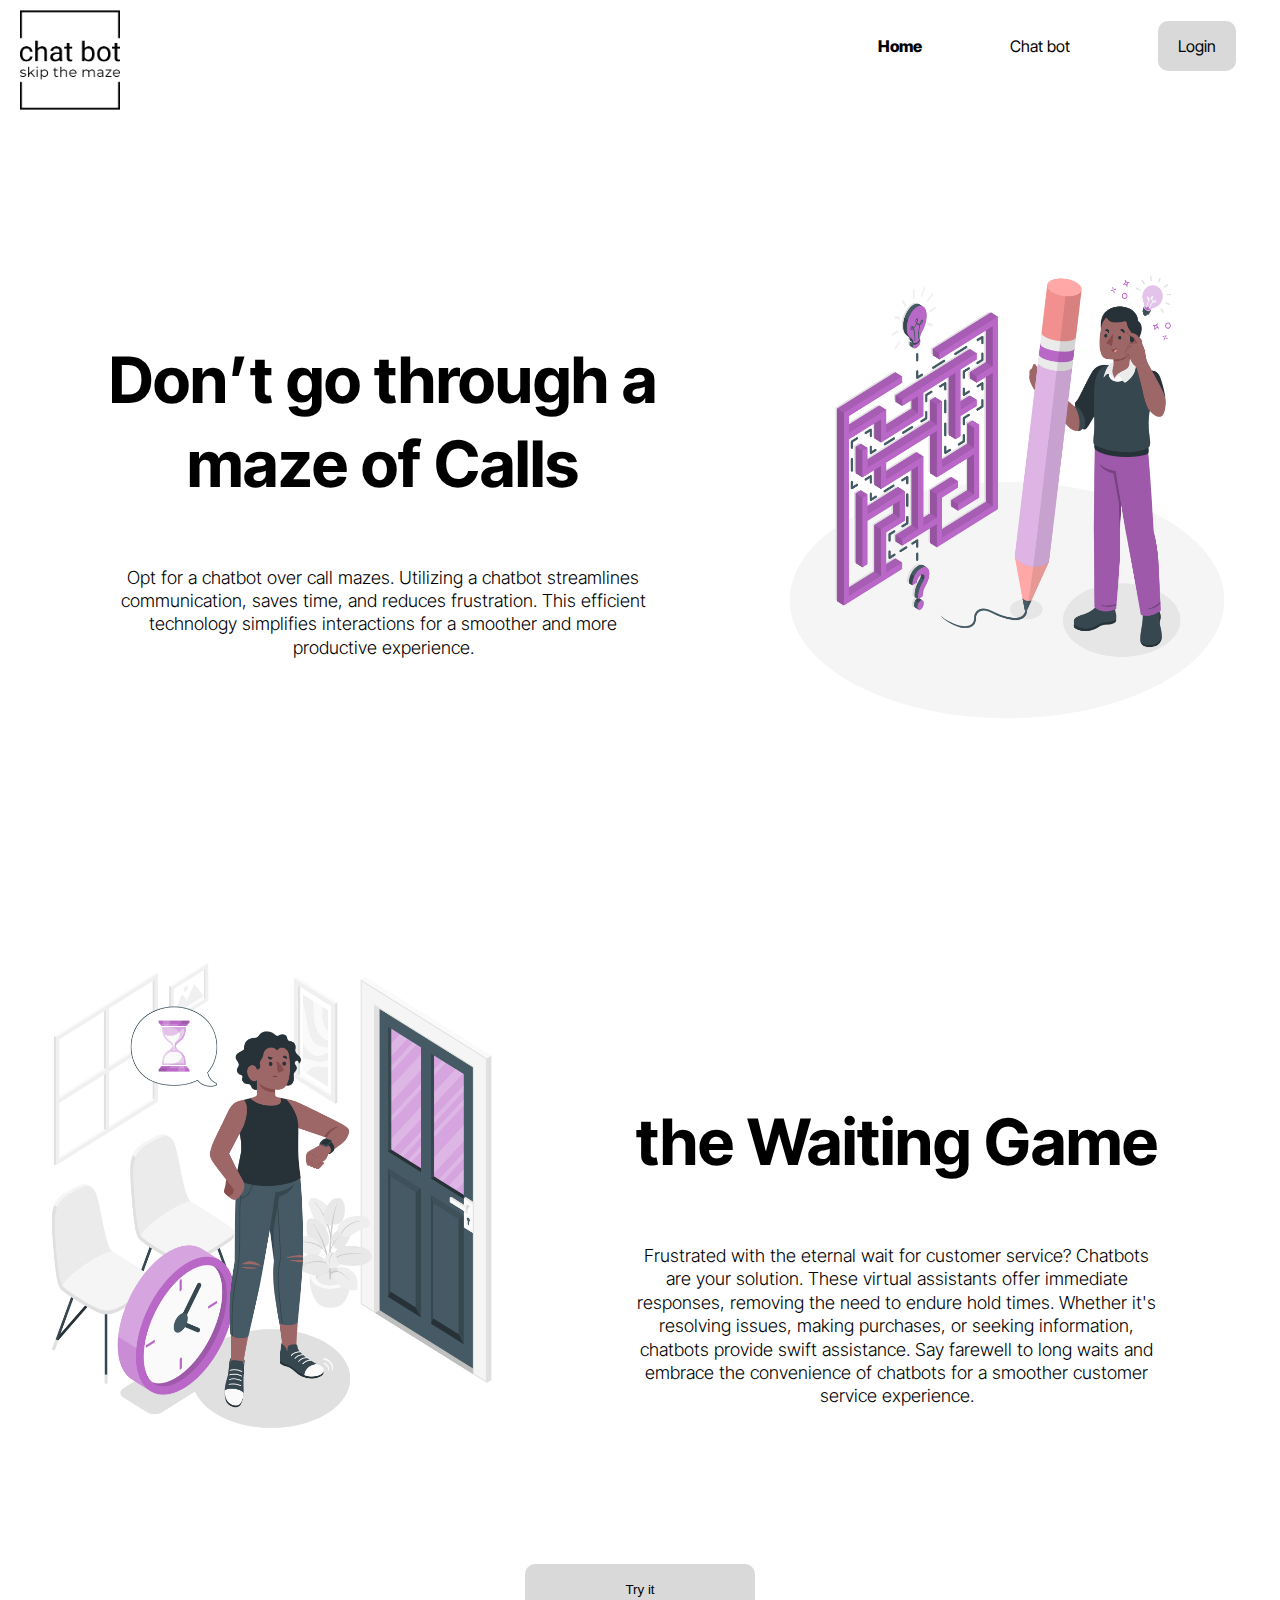
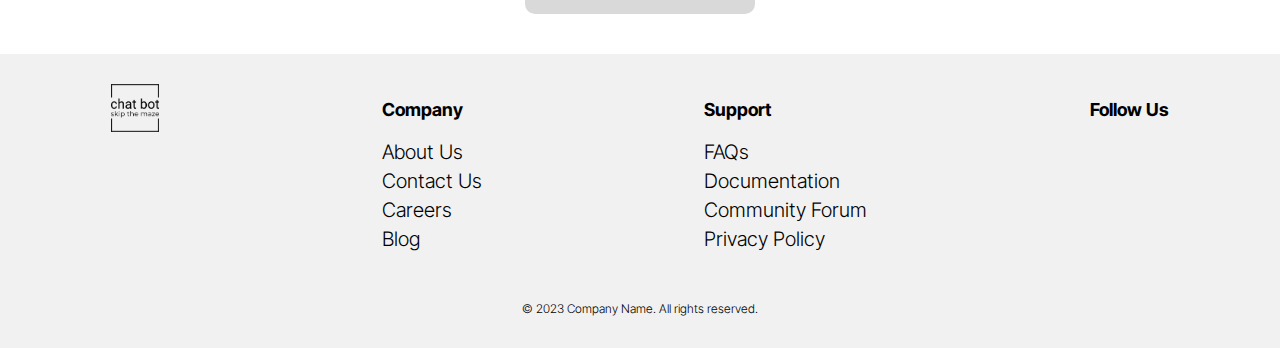
<file: index.html>
<!DOCTYPE html>
<html >
<head><meta charset="utf-8">
<meta name="viewport" content="width=device-width, initial-scale=1">
<link rel="preload" as="fetch" crossorigin="anonymous" href="/_payload.json">
<style>nav[data-v-199c9cc5]{background-color:#fff;font-family:Inter Tight,sans-serif;justify-content:space-between}nav[data-v-199c9cc5],ul[data-v-199c9cc5]{display:flex}ul[data-v-199c9cc5]{align-items:center;justify-content:space-evenly}li[data-v-199c9cc5]{list-style:none;margin:10px 30px}.navlinks ul li[data-v-199c9cc5]{display:inline-block;list-style:none;padding:10px 14px;position:relative}.navlinks ul li NuxtLink[data-v-199c9cc5]{color:#000;font-size:13px;padding:10px;text-decoration:none}.navlinks ul li[data-v-199c9cc5]:after{background-color:#000;content:"";display:block;height:2px;margin:auto;transition:.05s;width:0}.navlinks ul li[data-v-199c9cc5]:hover:after{width:100%}.robot-img[data-v-199c9cc5]{height:100px;margin:10px 20px;width:100px}.chat-link[data-v-199c9cc5],.home-link[data-v-199c9cc5]{color:#000;text-decoration:none}.chat-link[data-v-199c9cc5]{background-color:#d9d9d9;border-radius:10px;padding:15px 20px}nav .chat-link[data-v-199c9cc5]:hover{background-color:#ad61ba;color:#fff;transition:.3s}.indecation[data-v-199c9cc5]{display:flex;justify-content:center;width:100%}.router-link-exact-active[data-v-199c9cc5]{font-weight:800}</style>
<style>.main[data-v-e3e80bde]::-webkit-scrollbar{width:10px}.main[data-v-e3e80bde]::-webkit-scrollbar-track{background:#d9d9d9}.main[data-v-e3e80bde]::-webkit-scrollbar-thumb{background:#ad61ba}.main[data-v-e3e80bde]{background-color:#fff;background-position:50%;background-repeat:no-repeat;background-size:cover;color:#000;flex-direction:column;font-family:Inter Tight,sans-serif;font-size:20px;font-style:normal;font-weight:300;line-height:normal}.main[data-v-e3e80bde],.section[data-v-e3e80bde]{align-items:center;display:flex}.section[data-v-e3e80bde]{height:80vh;justify-content:space-evenly;width:100%}.info[data-v-e3e80bde]{align-items:center;display:flex;flex-direction:column;justify-content:center;width:700px}.section h1[data-v-e3e80bde]{font-size:64px}.section h1[data-v-e3e80bde],.section p[data-v-e3e80bde]{letter-spacing:.5%;line-height:1.3;text-align:center}.section p[data-v-e3e80bde]{font-size:18px}.topic-info[data-v-e3e80bde]{height:125px;width:525px}.illustration img[data-v-e3e80bde]{height:520px;width:480px}button[data-v-e3e80bde]{background-color:#d9d9d9;border:none;border-radius:10px;color:#000;height:50px;margin-bottom:40px;outline:none;width:230px}.main button[data-v-e3e80bde]:hover{background-color:#ad61ba;color:#fff;transition:.3s}footer[data-v-e3e80bde]{background-color:#f1f1f1;padding:20px 0;text-align:center;width:100%}.footer-container[data-v-e3e80bde]{display:flex;flex-wrap:wrap;justify-content:space-around}.footer-column[data-v-e3e80bde]{margin:10px;text-align:left}.footer-column h2[data-v-e3e80bde]{font-size:18px;margin-bottom:10px}.footer-column ul[data-v-e3e80bde]{list-style:none;padding:0}.footer-column li[data-v-e3e80bde]{margin-bottom:5px}.footer-column a[data-v-e3e80bde]{color:#000;text-decoration:none}.footer-column a[data-v-e3e80bde]:hover{color:#ad61ba}.footer-column img[data-v-e3e80bde]{height:48px;width:48px}.social-media[data-v-e3e80bde]{display:flex;justify-content:space-between}.social-media li[data-v-e3e80bde]{margin:0 5px}.social-media a[data-v-e3e80bde]{color:#000}.social-media a[data-v-e3e80bde]:hover{color:#ad61ba}.copyright[data-v-e3e80bde]{font-size:12px;margin-top:20px;text-align:center}</style>
<style>body{margin:0}.robot-img{height:32;width:32}</style>
<link rel="modulepreload" as="script" crossorigin href="/_nuxt/entry.955e0bfc.js">
<link rel="modulepreload" as="script" crossorigin href="/_nuxt/default.dbcd8376.js">
<link rel="modulepreload" as="script" crossorigin href="/_nuxt/nuxt-link.53cf0ee6.js">
<link rel="modulepreload" as="script" crossorigin href="/_nuxt/chat-bot-high-resolution-logo-black-transparent.eb6105c8.js">
<link rel="modulepreload" as="script" crossorigin href="/_nuxt/index.d84edb39.js">
<link rel="prefetch" as="script" crossorigin href="/_nuxt/error-404.809f545c.js">
<link rel="prefetch" as="script" crossorigin href="/_nuxt/vue.f36acd1f.e4cf8775.js">
<link rel="prefetch" as="script" crossorigin href="/_nuxt/error-500.7050928a.js">
<link rel="prefetch" as="image" type="image/png" href="/_nuxt/chat-bot-high-resolution-logo-black-transparent.89e6d8a2.png">
<link rel="prefetch" as="image" type="image/png" href="/_nuxt/Problem solving-amico.65e0ced7.png">
<link rel="prefetch" as="image" type="image/png" href="/_nuxt/Waiting-amico.b90dcbe9.png">
<script type="module" src="/_nuxt/entry.955e0bfc.js" crossorigin></script></head>
<body ><div id="__nuxt"><!--[--><header data-v-199c9cc5><nav data-v-199c9cc5><a aria-current="page" href="/" class="router-link-active router-link-exact-active" data-v-199c9cc5><img src="/_nuxt/chat-bot-high-resolution-logo-black-transparent.89e6d8a2.png" alt class="robot-img" data-v-199c9cc5></a><div class="navlinks" data-v-199c9cc5><ul data-v-199c9cc5><li data-v-199c9cc5><a aria-current="page" href="/" class="router-link-active router-link-exact-active home-link" data-v-199c9cc5>Home</a></li><li data-v-199c9cc5><a href="/chat" class="home-link" data-v-199c9cc5>Chat bot</a></li><li class="chat-hover" data-v-199c9cc5><a href="/login" class="chat-link" data-v-199c9cc5>Login</a></li></ul></div></nav></header><div data-v-199c9cc5><!--[--><div class="main" data-v-e3e80bde><section class="section" data-v-e3e80bde><div class="info" data-v-e3e80bde><h1 data-v-e3e80bde>Don’t go through a maze of Calls</h1><div class="topic-info" data-v-e3e80bde><p data-v-e3e80bde>Opt for a chatbot over call mazes. Utilizing a chatbot streamlines communication, saves time, and reduces frustration. This efficient technology simplifies interactions for a smoother and more productive experience.</p></div></div><div class="illustration" data-v-e3e80bde><img src="/_nuxt/Problem solving-amico.65e0ced7.png" alt="" data-v-e3e80bde></div></section><section class="section" data-v-e3e80bde><div class="illustration" data-v-e3e80bde><img src="/_nuxt/Waiting-amico.b90dcbe9.png" alt="" data-v-e3e80bde></div><div class="info" data-v-e3e80bde><h1 data-v-e3e80bde>the Waiting Game</h1><div class="topic-info" data-v-e3e80bde><p data-v-e3e80bde>Frustrated with the eternal wait for customer service? Chatbots are your solution. These virtual assistants offer immediate responses, removing the need to endure hold times. Whether it&#39;s resolving issues, making purchases, or seeking information, chatbots provide swift assistance. Say farewell to long waits and embrace the convenience of chatbots for a smoother customer service experience.</p></div></div></section><button to="/chat" data-v-e3e80bde>Try it</button><footer data-v-e3e80bde><div class="footer-container" data-v-e3e80bde><div class="footer-column" data-v-e3e80bde><img class="logo" src="/_nuxt/chat-bot-high-resolution-logo-black-transparent.89e6d8a2.png" alt="Logo" data-v-e3e80bde><p data-v-e3e80bde></p></div><div class="footer-column" data-v-e3e80bde><h2 data-v-e3e80bde>Company</h2><ul data-v-e3e80bde><li data-v-e3e80bde><a href="#" data-v-e3e80bde>About Us</a></li><li data-v-e3e80bde><a href="#" data-v-e3e80bde>Contact Us</a></li><li data-v-e3e80bde><a href="#" data-v-e3e80bde>Careers</a></li><li data-v-e3e80bde><a href="#" data-v-e3e80bde>Blog</a></li></ul></div><div class="footer-column" data-v-e3e80bde><h2 data-v-e3e80bde>Support</h2><ul data-v-e3e80bde><li data-v-e3e80bde><a href="#" data-v-e3e80bde>FAQs</a></li><li data-v-e3e80bde><a href="#" data-v-e3e80bde>Documentation</a></li><li data-v-e3e80bde><a href="#" data-v-e3e80bde>Community Forum</a></li><li data-v-e3e80bde><a href="#" data-v-e3e80bde>Privacy Policy</a></li></ul></div><div class="footer-column" data-v-e3e80bde><h2 data-v-e3e80bde>Follow Us</h2><ul class="social-media" data-v-e3e80bde><li data-v-e3e80bde><a href="#" data-v-e3e80bde><i class="fa fa-facebook" data-v-e3e80bde></i></a></li><li data-v-e3e80bde><a href="#" data-v-e3e80bde><i class="fa fa-twitter" data-v-e3e80bde></i></a></li><li data-v-e3e80bde><a href="#" data-v-e3e80bde><i class="fa fa-linkedin" data-v-e3e80bde></i></a></li><li data-v-e3e80bde><a href="#" data-v-e3e80bde><i class="fa fa-instagram" data-v-e3e80bde></i></a></li></ul></div></div><div class="copyright" data-v-e3e80bde><p data-v-e3e80bde>© 2023 Company Name. All rights reserved.</p></div></footer></div><!--]--></div><!--]--></div><script type="application/json" id="__NUXT_DATA__" data-ssr="true" data-src="/_payload.json">[{"state":1,"_errors":3,"serverRendered":5,"path":6,"pinia":7,"prerenderedAt":44},["Reactive",2],{},["Reactive",4],{},true,"/",["Reactive",8],{"auth":9,"service:users":16},{"error":10,"isInitDone":12,"isAuthenticated":13,"loginRedirect":15},["EmptyRef",11],"null",["Ref",5],["EmptyRef",14],"false",["EmptyRef",11],{"itemsById":17,"tempsById":18,"clonesById":19,"pagination":20,"isPending":23,"createPendingById":27,"updatePendingById":30,"patchPendingById":33,"removePendingById":36,"eventLocks":39},{},{},{},["Ref",21],["Reactive",22],{},["Ref",24],["Reactive",25],{"find":26,"count":26,"get":26,"create":26,"update":26,"patch":26,"remove":26},0,["Ref",28],["Reactive",29],{},["Ref",31],["Reactive",32],{},["Ref",34],["Reactive",35],{},["Ref",37],["Reactive",38],{},{"created":40,"patched":41,"updated":42,"removed":43},{},{},{},{},1707333014202]</script>
<script>window.__NUXT__={};window.__NUXT__.config={public:{},app:{baseURL:"/",buildAssetsDir:"/_nuxt/",cdnURL:""}}</script></body>
</html>
</file>
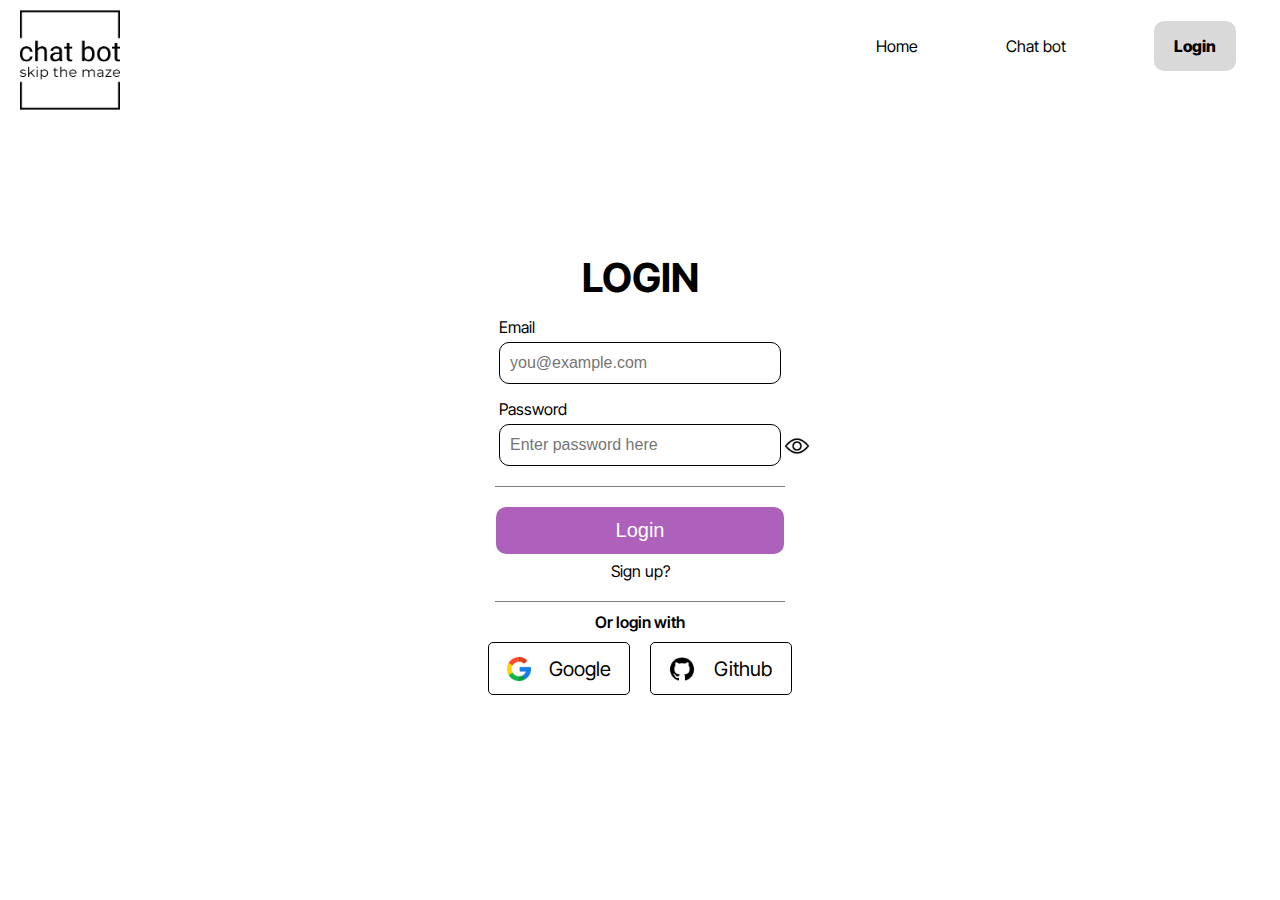
<file: login/index.html>
<!DOCTYPE html>
<html >
<head><meta charset="utf-8">
<meta name="viewport" content="width=device-width, initial-scale=1">
<link rel="preload" as="fetch" crossorigin="anonymous" href="/login/_payload.json">
<style>nav[data-v-199c9cc5]{background-color:#fff;font-family:Inter Tight,sans-serif;justify-content:space-between}nav[data-v-199c9cc5],ul[data-v-199c9cc5]{display:flex}ul[data-v-199c9cc5]{align-items:center;justify-content:space-evenly}li[data-v-199c9cc5]{list-style:none;margin:10px 30px}.navlinks ul li[data-v-199c9cc5]{display:inline-block;list-style:none;padding:10px 14px;position:relative}.navlinks ul li NuxtLink[data-v-199c9cc5]{color:#000;font-size:13px;padding:10px;text-decoration:none}.navlinks ul li[data-v-199c9cc5]:after{background-color:#000;content:"";display:block;height:2px;margin:auto;transition:.05s;width:0}.navlinks ul li[data-v-199c9cc5]:hover:after{width:100%}.robot-img[data-v-199c9cc5]{height:100px;margin:10px 20px;width:100px}.chat-link[data-v-199c9cc5],.home-link[data-v-199c9cc5]{color:#000;text-decoration:none}.chat-link[data-v-199c9cc5]{background-color:#d9d9d9;border-radius:10px;padding:15px 20px}nav .chat-link[data-v-199c9cc5]:hover{background-color:#ad61ba;color:#fff;transition:.3s}.indecation[data-v-199c9cc5]{display:flex;justify-content:center;width:100%}.router-link-exact-active[data-v-199c9cc5]{font-weight:800}</style>
<style>@import url("https://fonts.googleapis.com/css2?family=Inter+Tight:wght@100;200;300;400;500;600;700&family=Poppins:ital,wght@0,200;0,300;0,400;0,500;0,600;1,100&family=Roboto:wght@300;500&display=swap");template[data-v-8e75fab9]{box-sizing:border-box;margin:0;padding:0}.main[data-v-8e75fab9]{align-items:center;background-color:#fff;background-position:50%;background-repeat:no-repeat;background-size:cover;color:#000;font-family:Inter Tight,sans-serif;font-size:20px;font-style:normal;font-weight:300;height:80vh;line-height:normal;width:100%}.login-card[data-v-8e75fab9],.main[data-v-8e75fab9]{display:flex;justify-content:space-evenly}.login-card[data-v-8e75fab9]{background:#fff;border-radius:20px;flex-shrink:0;height:400px;width:600px}.login-contents[data-v-8e75fab9]{align-items:center;border-radius:20px;display:flex;flex-direction:column;height:360;justify-content:center;width:580px}.login-contents h1[data-v-8e75fab9]{margin:20px 0 0}.password[data-v-8e75fab9]{display:flex}.password img[data-v-8e75fab9]{cursor:pointer;height:24px;margin:10px 0 0 4px;padding:0;width:24px}#incorrect[data-v-8e75fab9]{color:#ff0000fa;font-size:14px;font-weight:500}.icon[data-v-8e75fab9]{height:24px;width:24px}.login-photo[data-v-8e75fab9]{display:flex;flex-direction:column;justify-content:space-evenly}.login-photo img[data-v-8e75fab9]{flex-shrink:0;height:358px;-o-object-fit:contain;object-fit:contain;width:475px}.login-edits h3[data-v-8e75fab9]{font-size:16px}.login-edits input[data-v-8e75fab9]{background:#fff;border:1px solid #000;border-radius:10px;color:#000;font-size:16px;height:20px;margin-left:28px;padding:10px;width:260px}.login-edits h3[data-v-8e75fab9]{font-weight:400;margin:15px 0 5px 28px}.horizontal-line[data-v-8e75fab9]{border-top:1px solid #717171e5;margin-bottom:10px;margin-top:20px;width:50%}.text[data-v-8e75fab9]{font-size:16px;font-weight:600}.login-options[data-v-8e75fab9]{align-items:center;display:flex;flex-direction:column;flex-shrink:0;justify-content:center}.login-options a[data-v-8e75fab9]{color:#000;text-decoration:none}.login-options button[data-v-8e75fab9]{background-color:#ad61ba;border:none;border-radius:10px;color:#fff;cursor:pointer;font-size:20px;margin-top:10px;padding:12px 120px}.login-options-text[data-v-8e75fab9]{cursor:pointer;font-size:16px;font-weight:400;margin-bottom:0;margin-top:7px;padding-bottom:0}.login-options :hover h4[data-v-8e75fab9]{color:#fccb12}.other-login[data-v-8e75fab9],.other-login h4[data-v-8e75fab9]{display:flex;justify-content:space-evenly}.other-login h4[data-v-8e75fab9]{font-weight:400}.login-google[data-v-8e75fab9]{align-items:center;background:hsla(0,0%,100%,.2);border:1px solid #000;border-radius:5px;cursor:pointer;display:flex;flex-shrink:0;height:51px;justify-content:space-evenly;margin:10px;width:140px}.other-login[data-v-8e75fab9] :hover{background-color:#45459df9}.login-github[data-v-8e75fab9]{align-items:center;background:hsla(0,0%,100%,.2);border:1px solid #000;border-radius:5px;cursor:pointer;display:flex;flex-shrink:0;height:51px;justify-content:space-evenly;margin:10px 10px 40px;width:140px}.login-github a[data-v-8e75fab9]{color:#000;text-decoration:none}</style>
<style>body{margin:0}.robot-img{height:32;width:32}</style>
<link rel="modulepreload" as="script" crossorigin href="/_nuxt/entry.955e0bfc.js">
<link rel="modulepreload" as="script" crossorigin href="/_nuxt/default.dbcd8376.js">
<link rel="modulepreload" as="script" crossorigin href="/_nuxt/nuxt-link.53cf0ee6.js">
<link rel="modulepreload" as="script" crossorigin href="/_nuxt/chat-bot-high-resolution-logo-black-transparent.eb6105c8.js">
<link rel="modulepreload" as="script" crossorigin href="/_nuxt/login.d79efc9d.js">
<link rel="prefetch" as="script" crossorigin href="/_nuxt/error-404.809f545c.js">
<link rel="prefetch" as="script" crossorigin href="/_nuxt/vue.f36acd1f.e4cf8775.js">
<link rel="prefetch" as="script" crossorigin href="/_nuxt/error-500.7050928a.js">
<link rel="prefetch" as="image" type="image/png" href="/_nuxt/chat-bot-high-resolution-logo-black-transparent.89e6d8a2.png">
<link rel="prefetch" as="image" type="image/png" href="/_nuxt/view.88b14f0b.png">
<link rel="prefetch" as="image" type="image/png" href="/_nuxt/hide.da346e1e.png">
<link rel="prefetch" as="image" type="image/png" href="/_nuxt/google.d65d89c2.png">
<link rel="prefetch" as="image" type="image/png" href="/_nuxt/github.746a99c7.png">
<script type="module" src="/_nuxt/entry.955e0bfc.js" crossorigin></script></head>
<body ><div id="__nuxt"><!--[--><header data-v-199c9cc5><nav data-v-199c9cc5><a href="/" class="" data-v-199c9cc5><img src="/_nuxt/chat-bot-high-resolution-logo-black-transparent.89e6d8a2.png" alt class="robot-img" data-v-199c9cc5></a><div class="navlinks" data-v-199c9cc5><ul data-v-199c9cc5><li data-v-199c9cc5><a href="/" class="home-link" data-v-199c9cc5>Home</a></li><li data-v-199c9cc5><a href="/chat" class="home-link" data-v-199c9cc5>Chat bot</a></li><li class="chat-hover" data-v-199c9cc5><a aria-current="page" href="/login" class="router-link-active router-link-exact-active chat-link" data-v-199c9cc5>Login</a></li></ul></div></nav></header><div data-v-199c9cc5><!--[--><div class="main" data-v-8e75fab9><div class="login-card" data-v-8e75fab9><div class="login-contents" data-v-8e75fab9><h1 data-v-8e75fab9>LOGIN</h1><div class="login-edits" data-v-8e75fab9><div data-v-8e75fab9><h3 data-v-8e75fab9>Email</h3><input type="text" placeholder="you@example.com" value="" data-v-8e75fab9></div><div data-v-8e75fab9><h3 data-v-8e75fab9>Password</h3><div class="password" data-v-8e75fab9><input type="password" placeholder="Enter password here" value="" data-v-8e75fab9><img src="/_nuxt/view.88b14f0b.png" alt="" data-v-8e75fab9><!----></div></div></div><!----><div class="horizontal-line" data-v-8e75fab9></div><form data-v-8e75fab9><div class="login-options" data-v-8e75fab9><button type="submit" data-v-8e75fab9>Login</button><a href="/signup" class="" data-v-8e75fab9><h4 class="login-options-text" data-v-8e75fab9>Sign up?</h4></a></div></form><div class="horizontal-line" data-v-8e75fab9></div><div class="text" data-v-8e75fab9>Or login with</div><div class="other-login" data-v-8e75fab9><div class="login-google" data-v-8e75fab9><img src="/_nuxt/google.d65d89c2.png" alt=" " class="icon" data-v-8e75fab9><h4 data-v-8e75fab9>Google</h4></div><div class="login-github" data-v-8e75fab9><img src="/_nuxt/github.746a99c7.png" alt="" class="icon" data-v-8e75fab9><h4 data-v-8e75fab9><a href="http://localhost:3030/oauth/github" rel="noopener noreferrer" data-v-8e75fab9>Github</a></h4></div></div></div></div></div><!--]--></div><!--]--></div><script type="application/json" id="__NUXT_DATA__" data-ssr="true" data-src="/login/_payload.json">[{"state":1,"_errors":3,"serverRendered":5,"path":6,"pinia":7,"prerenderedAt":44},["Reactive",2],{},["Reactive",4],{},true,"/login",["Reactive",8],{"auth":9,"service:users":16},{"error":10,"isInitDone":12,"isAuthenticated":13,"loginRedirect":15},["EmptyRef",11],"null",["Ref",5],["EmptyRef",14],"false",["EmptyRef",11],{"itemsById":17,"tempsById":18,"clonesById":19,"pagination":20,"isPending":23,"createPendingById":27,"updatePendingById":30,"patchPendingById":33,"removePendingById":36,"eventLocks":39},{},{},{},["Ref",21],["Reactive",22],{},["Ref",24],["Reactive",25],{"find":26,"count":26,"get":26,"create":26,"update":26,"patch":26,"remove":26},0,["Ref",28],["Reactive",29],{},["Ref",31],["Reactive",32],{},["Ref",34],["Reactive",35],{},["Ref",37],["Reactive",38],{},{"created":40,"patched":41,"updated":42,"removed":43},{},{},{},{},1707333014203]</script>
<script>window.__NUXT__={};window.__NUXT__.config={public:{},app:{baseURL:"/",buildAssetsDir:"/_nuxt/",cdnURL:""}}</script></body>
</html>
</file>
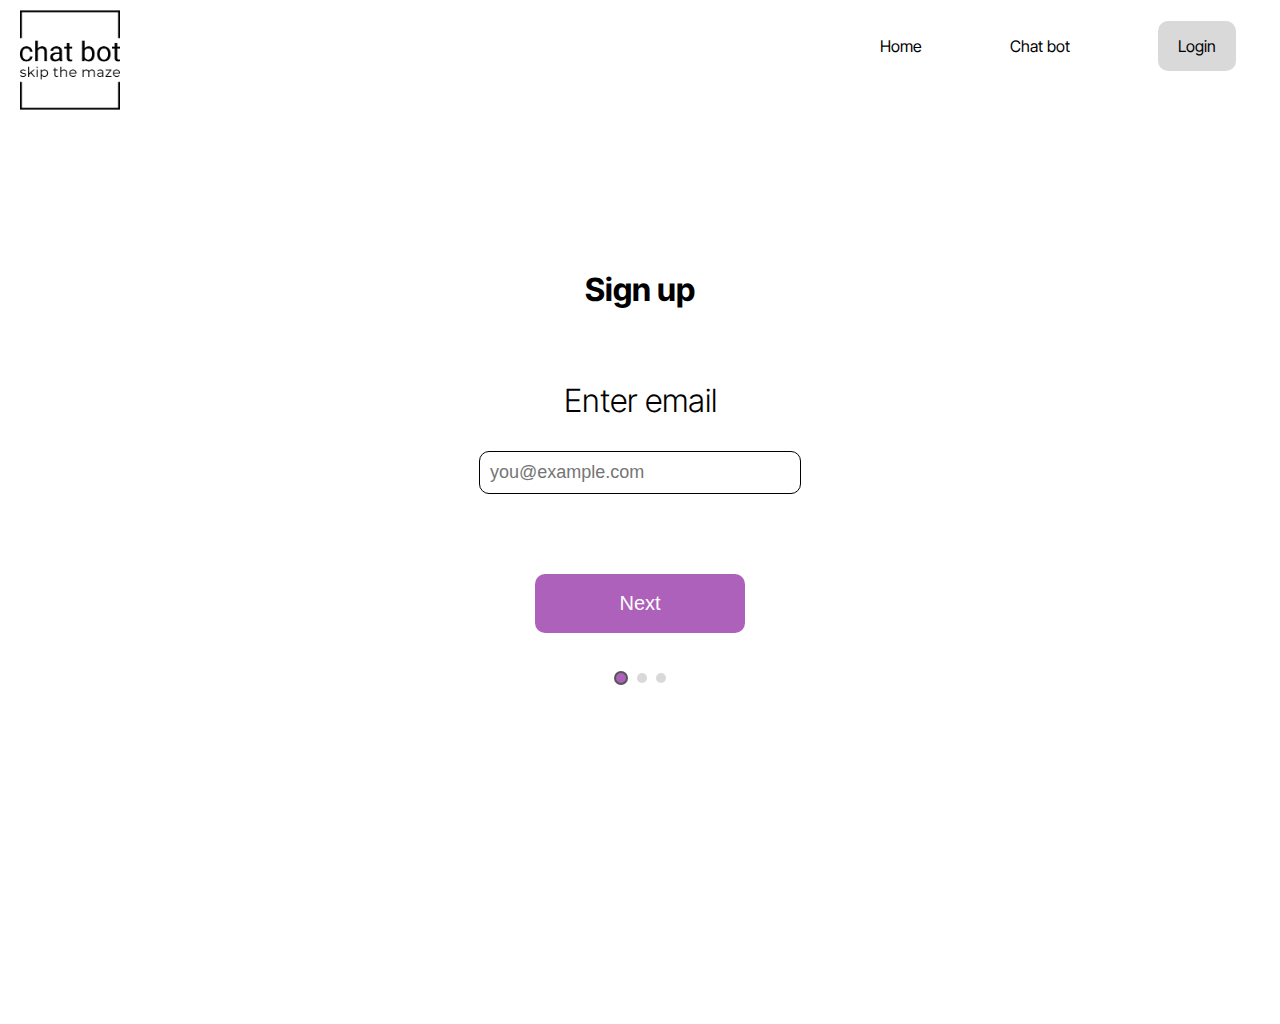
<file: signup/index.html>
<!DOCTYPE html>
<html >
<head><meta charset="utf-8">
<meta name="viewport" content="width=device-width, initial-scale=1">
<link rel="preload" as="fetch" crossorigin="anonymous" href="/signup/_payload.json">
<style>nav[data-v-199c9cc5]{background-color:#fff;font-family:Inter Tight,sans-serif;justify-content:space-between}nav[data-v-199c9cc5],ul[data-v-199c9cc5]{display:flex}ul[data-v-199c9cc5]{align-items:center;justify-content:space-evenly}li[data-v-199c9cc5]{list-style:none;margin:10px 30px}.navlinks ul li[data-v-199c9cc5]{display:inline-block;list-style:none;padding:10px 14px;position:relative}.navlinks ul li NuxtLink[data-v-199c9cc5]{color:#000;font-size:13px;padding:10px;text-decoration:none}.navlinks ul li[data-v-199c9cc5]:after{background-color:#000;content:"";display:block;height:2px;margin:auto;transition:.05s;width:0}.navlinks ul li[data-v-199c9cc5]:hover:after{width:100%}.robot-img[data-v-199c9cc5]{height:100px;margin:10px 20px;width:100px}.chat-link[data-v-199c9cc5],.home-link[data-v-199c9cc5]{color:#000;text-decoration:none}.chat-link[data-v-199c9cc5]{background-color:#d9d9d9;border-radius:10px;padding:15px 20px}nav .chat-link[data-v-199c9cc5]:hover{background-color:#ad61ba;color:#fff;transition:.3s}.indecation[data-v-199c9cc5]{display:flex;justify-content:center;width:100%}.router-link-exact-active[data-v-199c9cc5]{font-weight:800}</style>
<style>.main2[data-v-cf4fc6d9]{align-items:center;display:flex;flex-direction:column;font-family:Inter Tight,sans-serif;height:450px;margin-bottom:200px;width:430px}.info-wanted[data-v-cf4fc6d9]{font-weight:300;margin-top:50px}.user-info-edit[data-v-cf4fc6d9]{border:1px solid #000;border-radius:10px;font-size:18px;font-weight:400;margin-bottom:40px;margin-top:10px;padding:10px;width:300px}#incorrect[data-v-cf4fc6d9]{color:red}.sumbmit-result[data-v-cf4fc6d9]{background-color:#ad61ba;border:none;border-radius:10px;color:#fff;cursor:pointer;font-size:20px;margin:40px 0;padding:18px;width:210px}.circle-container[data-v-cf4fc6d9]{align-items:center;display:flex;height:10px;justify-content:space-around;width:60px}.circle[data-v-cf4fc6d9]{background-color:#d9d9d9}.circle[data-v-cf4fc6d9],.circle-select[data-v-cf4fc6d9]{border-radius:100%;height:10px;width:10px}.circle-select[data-v-cf4fc6d9]{background-color:#ad61ba;border:2px solid #565656;transition:1s}.circle-done[data-v-cf4fc6d9]{background-color:#ad61bad1;border-radius:100%;height:10px;width:10px}</style>
<style>.main[data-v-dab1e8ec]{align-items:center;display:flex;height:100vh;justify-content:space-evenly;width:100%}</style>
<style>body{margin:0}.robot-img{height:32;width:32}</style>
<link rel="modulepreload" as="script" crossorigin href="/_nuxt/entry.955e0bfc.js">
<link rel="modulepreload" as="script" crossorigin href="/_nuxt/default.dbcd8376.js">
<link rel="modulepreload" as="script" crossorigin href="/_nuxt/nuxt-link.53cf0ee6.js">
<link rel="modulepreload" as="script" crossorigin href="/_nuxt/chat-bot-high-resolution-logo-black-transparent.eb6105c8.js">
<link rel="modulepreload" as="script" crossorigin href="/_nuxt/signup.63ee136f.js">
<link rel="prefetch" as="script" crossorigin href="/_nuxt/error-404.809f545c.js">
<link rel="prefetch" as="script" crossorigin href="/_nuxt/vue.f36acd1f.e4cf8775.js">
<link rel="prefetch" as="script" crossorigin href="/_nuxt/error-500.7050928a.js">
<link rel="prefetch" as="image" type="image/png" href="/_nuxt/chat-bot-high-resolution-logo-black-transparent.89e6d8a2.png">
<script type="module" src="/_nuxt/entry.955e0bfc.js" crossorigin></script></head>
<body ><div id="__nuxt"><!--[--><header data-v-199c9cc5><nav data-v-199c9cc5><a href="/" class="" data-v-199c9cc5><img src="/_nuxt/chat-bot-high-resolution-logo-black-transparent.89e6d8a2.png" alt class="robot-img" data-v-199c9cc5></a><div class="navlinks" data-v-199c9cc5><ul data-v-199c9cc5><li data-v-199c9cc5><a href="/" class="home-link" data-v-199c9cc5>Home</a></li><li data-v-199c9cc5><a href="/chat" class="home-link" data-v-199c9cc5>Chat bot</a></li><li class="chat-hover" data-v-199c9cc5><a href="/login" class="chat-link" data-v-199c9cc5>Login</a></li></ul></div></nav></header><div data-v-199c9cc5><!--[--><div class="main" data-v-dab1e8ec><div class="main2" data-v-dab1e8ec data-v-cf4fc6d9><h1 data-v-cf4fc6d9>Sign up</h1><h1 class="info-wanted" data-v-cf4fc6d9>Enter email</h1><input type="text" class="user-info-edit" placeholder="you@example.com" value="" data-v-cf4fc6d9><!----><button class="sumbmit-result" data-v-cf4fc6d9>Next</button><div class="circle-container" data-v-cf4fc6d9><div class="circle-select" data-v-cf4fc6d9></div><div class="circle" data-v-cf4fc6d9></div><div class="circle" data-v-cf4fc6d9></div></div></div></div><!--]--></div><!--]--></div><script type="application/json" id="__NUXT_DATA__" data-ssr="true" data-src="/signup/_payload.json">[{"state":1,"_errors":3,"serverRendered":5,"path":6,"pinia":7,"prerenderedAt":44},["Reactive",2],{},["Reactive",4],{},true,"/signup",["Reactive",8],{"auth":9,"service:users":16},{"error":10,"isInitDone":12,"isAuthenticated":13,"loginRedirect":15},["EmptyRef",11],"null",["Ref",5],["EmptyRef",14],"false",["EmptyRef",11],{"itemsById":17,"tempsById":18,"clonesById":19,"pagination":20,"isPending":23,"createPendingById":27,"updatePendingById":30,"patchPendingById":33,"removePendingById":36,"eventLocks":39},{},{},{},["Ref",21],["Reactive",22],{},["Ref",24],["Reactive",25],{"find":26,"count":26,"get":26,"create":26,"update":26,"patch":26,"remove":26},0,["Ref",28],["Reactive",29],{},["Ref",31],["Reactive",32],{},["Ref",34],["Reactive",35],{},["Ref",37],["Reactive",38],{},{"created":40,"patched":41,"updated":42,"removed":43},{},{},{},{},1707333014203]</script>
<script>window.__NUXT__={};window.__NUXT__.config={public:{},app:{baseURL:"/",buildAssetsDir:"/_nuxt/",cdnURL:""}}</script></body>
</html>
</file>
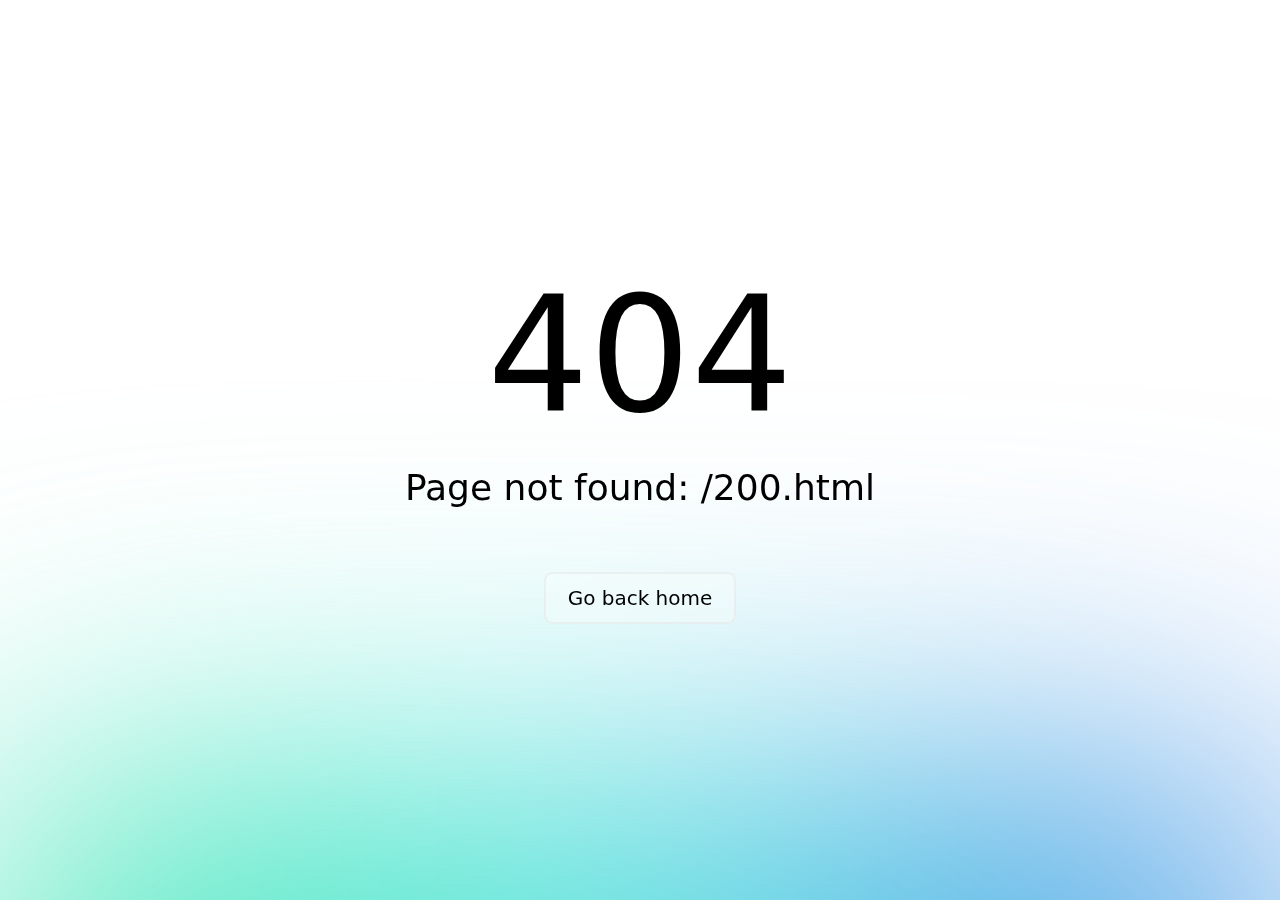
<file: 200.html>
<!DOCTYPE html>
<html >
<head><meta charset="utf-8">
<meta name="viewport" content="width=device-width, initial-scale=1">
<style>body{margin:0}.robot-img{height:32;width:32}</style>
<link rel="modulepreload" as="script" crossorigin href="/_nuxt/entry.955e0bfc.js">
<link rel="prefetch" as="script" crossorigin href="/_nuxt/default.dbcd8376.js">
<link rel="prefetch" as="script" crossorigin href="/_nuxt/nuxt-link.53cf0ee6.js">
<link rel="prefetch" as="script" crossorigin href="/_nuxt/chat-bot-high-resolution-logo-black-transparent.eb6105c8.js">
<link rel="prefetch" as="script" crossorigin href="/_nuxt/error-404.809f545c.js">
<link rel="prefetch" as="script" crossorigin href="/_nuxt/vue.f36acd1f.e4cf8775.js">
<link rel="prefetch" as="script" crossorigin href="/_nuxt/error-500.7050928a.js">
<script type="module" src="/_nuxt/entry.955e0bfc.js" crossorigin></script></head>
<body ><div id="__nuxt"></div><script type="application/json" id="__NUXT_DATA__" data-ssr="false">[{"_errors":1,"serverRendered":2,"data":3,"state":4},{},false,{},{}]</script>
<script>window.__NUXT__={};window.__NUXT__.config={public:{},app:{baseURL:"/",buildAssetsDir:"/_nuxt/",cdnURL:""}}</script></body>
</html>
</file>
